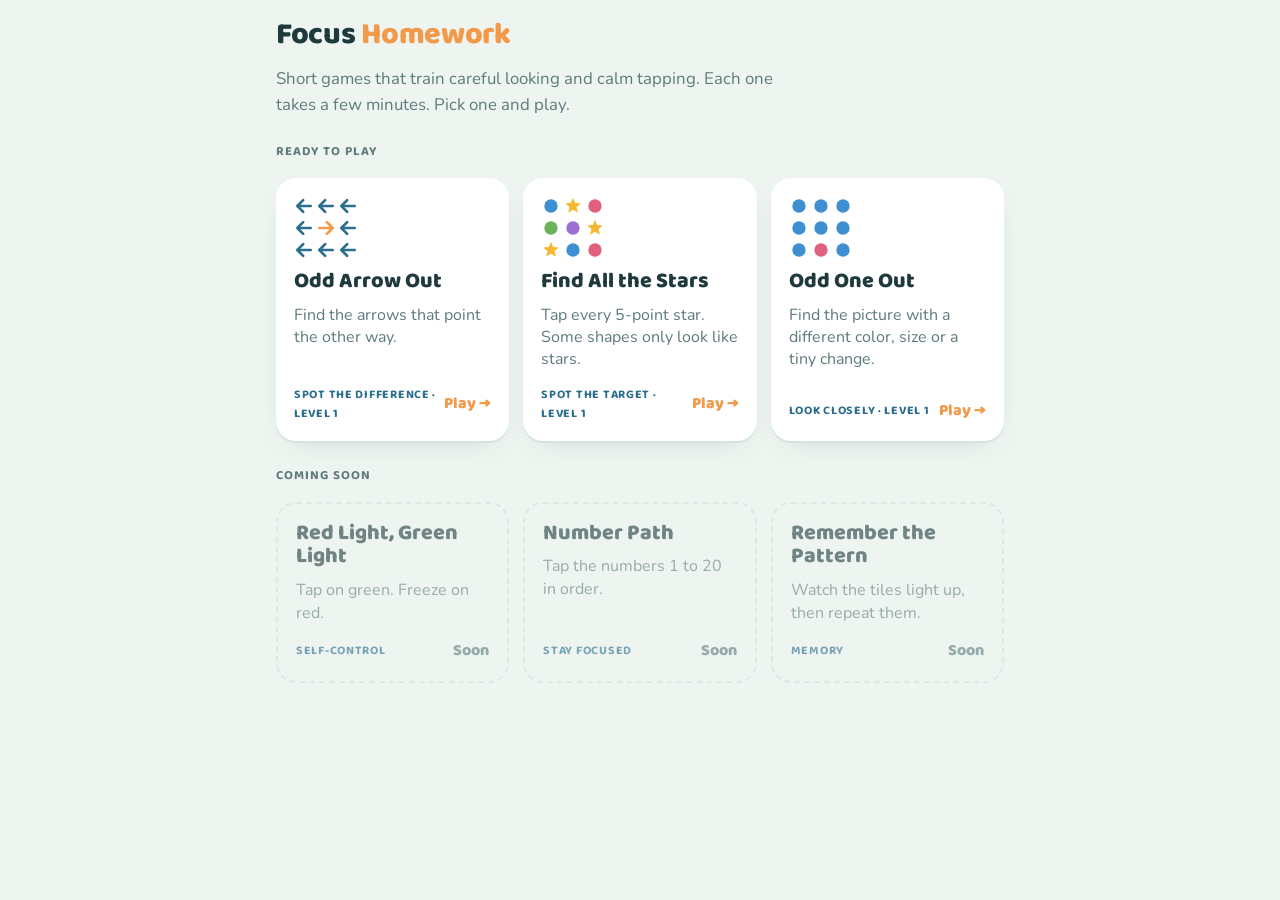
<file: index.html>
<!doctype html>
<html lang="en">
<head>
<meta charset="utf-8">
<meta name="viewport" content="width=device-width, initial-scale=1">
<meta name="apple-mobile-web-app-capable" content="yes">
<meta name="mobile-web-app-capable" content="yes">
<meta name="apple-mobile-web-app-title" content="Focus">
<meta name="theme-color" content="#eef5f1">
<title>Focus Homework</title>
<link rel="preconnect" href="https://fonts.googleapis.com">
<link rel="stylesheet" href="https://fonts.googleapis.com/css2?family=Baloo+2:wght@500;700;800&family=Nunito:wght@500;700&display=swap">
<link rel="stylesheet" href="common.css">
<style>
  .app { max-width: 760px; }
  .intro { margin: 0; color: var(--muted); font-size: 1.05rem; line-height: 1.5; max-width: 52ch; }
  .group-title {
    margin: 8px 0 0; font: 700 .8rem var(--font-display);
    letter-spacing: .08em; text-transform: uppercase; color: var(--muted);
  }
  .list { display: grid; grid-template-columns: repeat(auto-fill, minmax(220px, 1fr)); gap: 14px; }
  .card {
    display: flex; flex-direction: column; gap: 10px; min-width: 0;
    background: var(--surface); border-radius: 20px; padding: 18px;
    color: inherit; text-decoration: none;
    box-shadow: 0 2px 0 var(--line), 0 10px 30px -20px rgba(20,60,60,.35);
    transition: transform .15s;
  }
  @media (hover: hover) { a.card:hover { transform: translateY(-3px); } }
  a.card:active { transform: scale(.98); }
  a.card:focus-visible { outline: 3px solid var(--accent); outline-offset: 3px; }
  .card .pic { width: 64px; height: 64px; display: grid; grid-template-columns: repeat(3, 1fr); gap: 2px; }
  .card .pic svg { width: 100%; height: 100%; }
  .card h2 { margin: 0; font: 800 1.35rem/1.1 var(--font-display); }
  .card p { margin: 0; color: var(--muted); line-height: 1.4; }
  .card .row { display: flex; justify-content: space-between; align-items: center; gap: 8px; margin-top: auto; padding-top: 4px; }
  .skill { font: 700 .75rem var(--font-display); letter-spacing: .06em; text-transform: uppercase; color: var(--arrow); }
  .play { font: 800 1rem var(--font-display); color: var(--accent); white-space: nowrap; }
  .card.soon { opacity: .6; box-shadow: none; border: 2px dashed var(--line); background: transparent; }
  .card.soon .play { color: var(--muted); }
</style>
</head>
<body>
<div class="app">
  <header><h1>Focus <span>Homework</span></h1></header>
  <p class="intro">Short games that train careful looking and calm tapping. Each one takes a few minutes. Pick one and play.</p>

  <h3 class="group-title">Ready to play</h3>
  <div class="list" id="ready"></div>

  <h3 class="group-title">Coming soon</h3>
  <div class="list" id="soon"></div>
</div>

<script>
  const arrow = (deg, color) => `<svg viewBox="0 0 24 24" fill="none" stroke="${color}" stroke-width="3.2" stroke-linecap="round" stroke-linejoin="round" style="transform:rotate(${deg}deg)"><path d="M20 12H5"/><path d="M11 5l-7 7 7 7"/></svg>`;
  const star = color => `<svg viewBox="0 0 24 24" fill="${color}"><polygon points="12,2 14.6,8.4 21.5,8.9 16.2,13.3 17.9,20.1 12,16.4 6.1,20.1 7.8,13.3 2.5,8.9 9.4,8.4"/></svg>`;
  const dot = color => `<svg viewBox="0 0 24 24" fill="${color}"><circle cx="12" cy="12" r="8"/></svg>`;

  // To add a homework: create its .html page, then add an entry here.
  const HOMEWORK = [
    { href: 'odd-arrow-out.html', title: 'Odd Arrow Out', skill: 'Spot the difference', key: 'oddArrowLevel',
      text: 'Find the arrows that point the other way.',
      pic: [0,0,0,0,180,0,0,0,0].map(d => arrow(d, d ? 'var(--accent)' : 'var(--arrow)')).join('') },
    { href: 'find-the-stars.html', title: 'Find All the Stars', skill: 'Spot the target', key: 'findStarsLevel',
      text: 'Tap every 5-point star. Some shapes only look like stars.',
      pic: ['var(--shape-2)', 'var(--star)', 'var(--shape-1)', 'var(--shape-3)', 'var(--shape-4)', 'var(--star)', 'var(--star)', 'var(--shape-2)', 'var(--shape-1)']
        .map(c => c === 'var(--star)' ? star(c) : dot(c)).join('') },
    { href: 'odd-one-out.html', title: 'Odd One Out', skill: 'Look closely', key: 'oddOneLevel',
      text: 'Find the picture with a different color, size or a tiny change.',
      pic: [0,0,0,0,0,0,0,1,0].map(d => dot(d ? 'var(--shape-1)' : 'var(--shape-2)')).join('') }
  ];
  const SOON = [
    { title: 'Red Light, Green Light', skill: 'Self-control', text: 'Tap on green. Freeze on red.' },
    { title: 'Number Path', skill: 'Stay focused', text: 'Tap the numbers 1 to 20 in order.' },
    { title: 'Remember the Pattern', skill: 'Memory', text: 'Watch the tiles light up, then repeat them.' }
  ];

  const level = key => { try { return parseInt(localStorage.getItem(key)) || 1; } catch { return 1; } };

  document.getElementById('ready').innerHTML = HOMEWORK.map(h => `
    <a class="card" href="${h.href}">
      <div class="pic" aria-hidden="true">${h.pic}</div>
      <h2>${h.title}</h2>
      <p>${h.text}</p>
      <div class="row"><span class="skill">${h.skill} · Level ${level(h.key)}</span><span class="play">Play →</span></div>
    </a>`).join('');

  document.getElementById('soon').innerHTML = SOON.map(h => `
    <div class="card soon">
      <h2>${h.title}</h2>
      <p>${h.text}</p>
      <div class="row"><span class="skill">${h.skill}</span><span class="play">Soon</span></div>
    </div>`).join('');
</script>
</body>
</html>
</file>
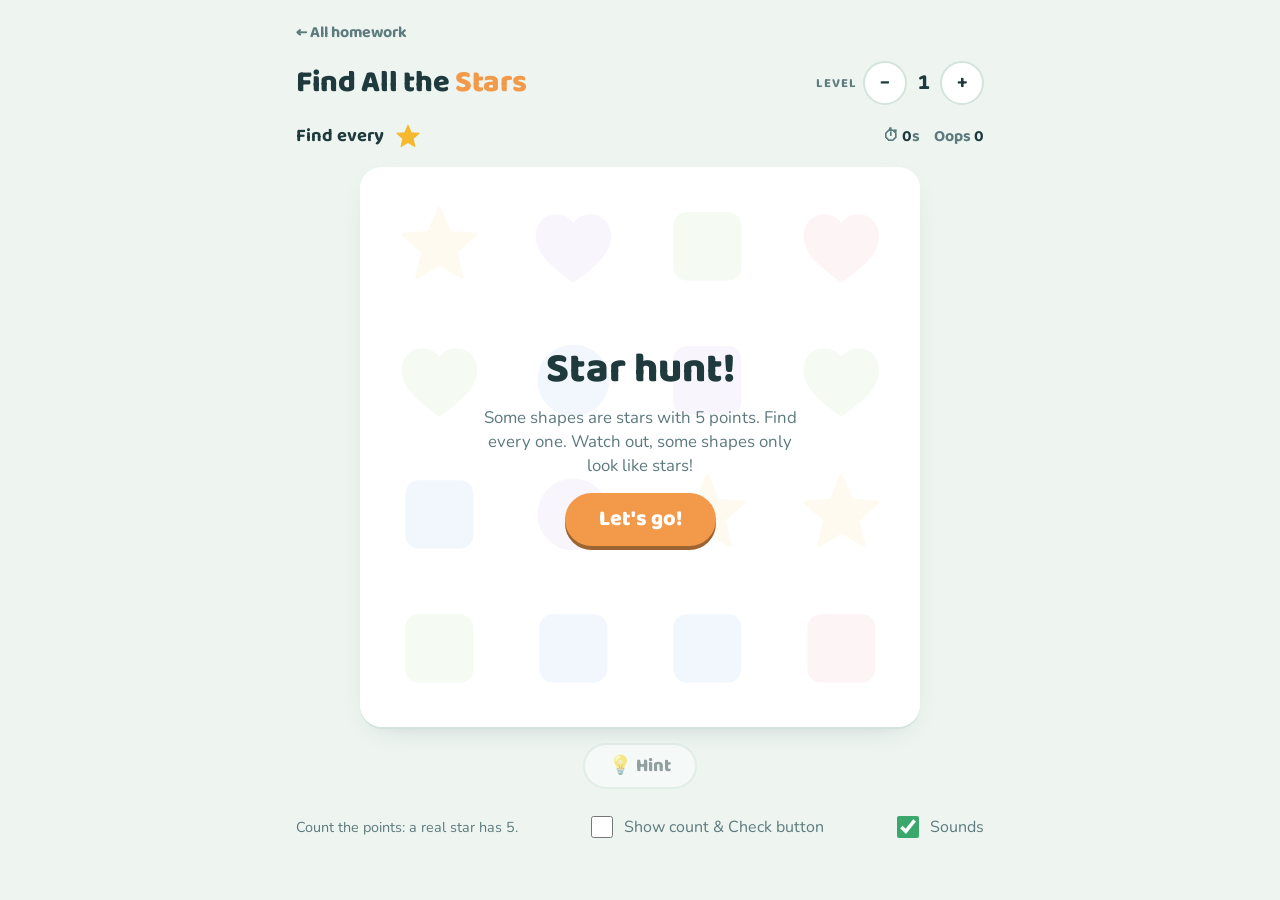
<file: find-the-stars.html>
<!doctype html>
<html lang="en">
<head>
<meta charset="utf-8">
<meta name="viewport" content="width=device-width, initial-scale=1">
<meta name="apple-mobile-web-app-capable" content="yes">
<meta name="mobile-web-app-capable" content="yes">
<meta name="apple-mobile-web-app-title" content="Focus">
<meta name="theme-color" content="#eef5f1">
<title>Find All the Stars</title>
<link rel="preconnect" href="https://fonts.googleapis.com">
<link rel="stylesheet" href="https://fonts.googleapis.com/css2?family=Baloo+2:wght@500;700;800&family=Nunito:wght@500;700&display=swap">
<link rel="stylesheet" href="common.css">
</head>
<body>
<div class="app">
  <a class="back" href="index.html">← All homework</a>
  <header>
    <h1>Find All the <span>Stars</span></h1>
    <div class="level-ctl" aria-label="Level">
      <span class="lbl">Level</span>
      <button class="icon-btn" id="lvlDown" aria-label="Easier level">−</button>
      <span class="num" id="lvlNum">1</span>
      <button class="icon-btn" id="lvlUp" aria-label="Harder level">+</button>
    </div>
  </header>

  <div class="status">
    <div class="task">Find every <span id="taskIcon"></span> <span class="dots" id="dots"></span></div>
    <div class="meta"><span>⏱ <b id="time">0</b>s</span><span>Oops <b id="miss">0</b></span></div>
  </div>

  <div class="board-wrap">
    <div class="board" id="board" aria-label="Shape grid"></div>
    <div class="overlay" id="overlay">
      <h2 id="ovTitle">Star hunt!</h2>
      <p id="ovText">Some shapes are stars with 5 points. Find every one. Watch out, some shapes only look like stars!</p>
      <div class="stars" id="stars" hidden><span>★</span><span>★</span><span>★</span></div>
      <button class="big-btn" id="ovBtn">Let's go!</button>
      <button class="link-btn" id="ovAlt" hidden>Play this level again</button>
    </div>
  </div>

  <div class="tools">
    <button class="tool-btn" id="hintBtn" disabled>💡 Hint</button>
    <button class="tool-btn check" id="checkBtn" disabled hidden>✓ Check</button>
  </div>

  <div class="result" id="result" hidden>
    <p id="resultText"></p>
    <div class="result-actions">
      <button class="big-btn small" id="resNext">Next level</button>
      <button class="link-btn" id="resAgain">Try again</button>
    </div>
  </div>

  <footer>
    <span class="tip">Count the points: a real star has 5.</span>
    <label><input type="checkbox" id="helper" autocomplete="off"> Show count &amp; Check button</label>
    <label><input type="checkbox" id="sound" checked> Sounds</label>
  </footer>
</div>

<script src="grid-game.js"></script>
<script>
  // Star-like polygon with n points; inner = inner radius as a share of the outer one.
  const poly = (n, inner) => {
    const pts = [];
    for (let k = 0; k < n * 2; k++) {
      const r = k % 2 ? 10 * inner : 10, a = -Math.PI / 2 + k * Math.PI / n;
      pts.push((12 + r * Math.cos(a)).toFixed(2) + ',' + (12 + r * Math.sin(a)).toFixed(2));
    }
    return `<polygon points="${pts.join(' ')}"/>`;
  };
  const SHAPES = {
    star:     poly(5, 0.45),
    circle:   '<circle cx="12" cy="12" r="9"/>',
    square:   '<rect x="3.5" y="3.5" width="17" height="17" rx="3"/>',
    heart:    '<path d="M12 21C6 16.8 2.5 13.4 2.5 9.2 2.5 6.3 4.7 4 7.4 4c1.9 0 3.6 1 4.6 2.6C13 5 14.7 4 16.6 4c2.7 0 4.9 2.3 4.9 5.2 0 4.2-3.5 7.6-9.5 11.8z"/>',
    triangle: '<polygon points="12,3 21.5,20 2.5,20"/>',
    moon:     '<path d="M15.5 2.5a9.5 9.5 0 1 0 6 16.5A8 8 0 0 1 15.5 2.5z"/>',
    sparkle:  poly(4, 0.38), // look-alike: 4 points
    star6:    poly(6, 0.55)  // look-alike: 6 points
  };
  const LABELS = { star: 'star', circle: 'circle', square: 'square', heart: 'heart', triangle: 'triangle', moon: 'moon', sparkle: 'sparkle', star6: 'six-point star' };
  const COLORS = ['var(--shape-1)', 'var(--shape-2)', 'var(--shape-3)', 'var(--shape-4)'];

  const shape = (name, color, deg = 0) =>
    `<svg viewBox="0 0 24 24" fill="${color}" stroke="${color}" stroke-width="1" stroke-linejoin="round" aria-hidden="true" style="transform:rotate(${deg}deg)">${SHAPES[name]}</svg>`;

  startGridGame({
    storageKey: 'findStarsLevel',
    targetName: 'stars',
    maxLevel: 12,
    makeRound(level) {
      const size = Math.min(4 + Math.floor((level - 1) * 0.55), 9);
      const count = Math.min(3 + Math.floor((level - 1) / 2), 9);
      // Difficulty steps:
      //  L1-2 simple shapes in other colours · L3 more shapes · L4 4-point sparkle
      //  L5 everything turns gold (shape only) · L6 6-point star · L7+ shapes are tilted
      const pool = ['circle', 'square', 'heart'];
      if (level >= 3) pool.push('triangle', 'moon');
      if (level >= 4) pool.push('sparkle', 'sparkle');
      if (level >= 6) pool.push('star6', 'star6');
      const sameColor = level >= 5;
      const tilt = () => level >= 7 ? Math.floor(Math.random() * 72) : 0;

      const starSet = randomIndexes(size * size, count);
      const cells = Array.from({ length: size * size }, (_, i) => {
        const isStar = starSet.has(i);
        const name = isStar ? 'star' : pick(pool);
        const color = isStar || sameColor ? 'var(--star)' : pick(COLORS);
        return { html: shape(name, color, tilt()), label: LABELS[name], target: isStar };
      });
      return { cols: size, cells, taskHtml: shape('star', 'var(--star)') };
    }
  });
</script>
</body>
</html>
</file>
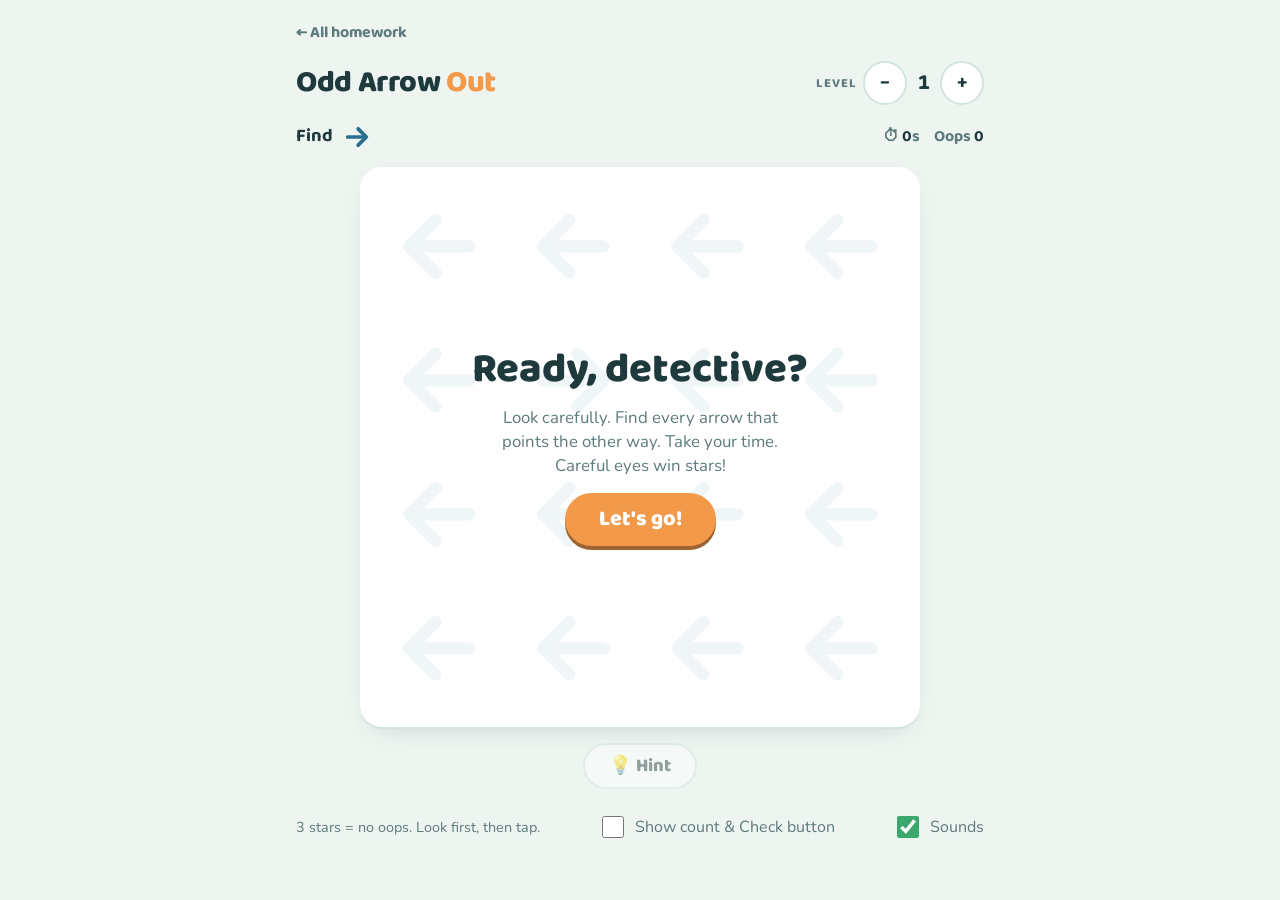
<file: odd-arrow-out.html>
<!doctype html>
<html lang="en">
<head>
<meta charset="utf-8">
<meta name="viewport" content="width=device-width, initial-scale=1">
<meta name="apple-mobile-web-app-capable" content="yes">
<meta name="mobile-web-app-capable" content="yes">
<meta name="apple-mobile-web-app-title" content="Focus">
<meta name="theme-color" content="#eef5f1">
<title>Odd Arrow Out</title>
<link rel="preconnect" href="https://fonts.googleapis.com">
<link rel="stylesheet" href="https://fonts.googleapis.com/css2?family=Baloo+2:wght@500;700;800&family=Nunito:wght@500;700&display=swap">
<link rel="stylesheet" href="common.css">
<style>
  .tile.found { color: var(--good); }
  .tile.miss { color: var(--bad); }
  .task svg { color: var(--arrow); }
</style>
</head>
<body>
<div class="app">
  <a class="back" href="index.html">← All homework</a>
  <header>
    <h1>Odd Arrow <span>Out</span></h1>
    <div class="level-ctl" aria-label="Level">
      <span class="lbl">Level</span>
      <button class="icon-btn" id="lvlDown" aria-label="Easier level">−</button>
      <span class="num" id="lvlNum">1</span>
      <button class="icon-btn" id="lvlUp" aria-label="Harder level">+</button>
    </div>
  </header>

  <div class="status">
    <div class="task">Find <span id="taskIcon"></span> <span class="dots" id="dots"></span></div>
    <div class="meta"><span>⏱ <b id="time">0</b>s</span><span>Oops <b id="miss">0</b></span></div>
  </div>

  <div class="board-wrap">
    <div class="board" id="board" aria-label="Arrow grid"></div>
    <div class="overlay" id="overlay">
      <h2 id="ovTitle">Ready, detective?</h2>
      <p id="ovText">Look carefully. Find every arrow that points the other way. Take your time. Careful eyes win stars!</p>
      <div class="stars" id="stars" hidden><span>★</span><span>★</span><span>★</span></div>
      <button class="big-btn" id="ovBtn">Let's go!</button>
      <button class="link-btn" id="ovAlt" hidden>Play this level again</button>
    </div>
  </div>

  <div class="tools">
    <button class="tool-btn" id="hintBtn" disabled>💡 Hint</button>
    <button class="tool-btn check" id="checkBtn" disabled hidden>✓ Check</button>
  </div>

  <div class="result" id="result" hidden>
    <p id="resultText"></p>
    <div class="result-actions">
      <button class="big-btn small" id="resNext">Next level</button>
      <button class="link-btn" id="resAgain">Try again</button>
    </div>
  </div>

  <footer>
    <span class="tip">3 stars = no oops. Look first, then tap.</span>
    <label><input type="checkbox" id="helper" autocomplete="off"> Show count &amp; Check button</label>
    <label><input type="checkbox" id="sound" checked> Sounds</label>
  </footer>
</div>

<script src="grid-game.js"></script>
<script>
  const arrow = deg => `<svg viewBox="0 0 24 24" fill="none" stroke="currentColor" stroke-width="3.2" stroke-linecap="round" stroke-linejoin="round" aria-hidden="true" style="transform:rotate(${deg}deg)"><path d="M20 12H5"/><path d="M11 5l-7 7 7 7"/></svg>`;

  startGridGame({
    storageKey: 'oddArrowLevel',
    targetName: 'odd arrows',
    maxLevel: 12,
    makeRound(level) {
      const size = Math.min(4 + Math.floor((level - 1) * 0.6), 10);
      const odd = Math.min(1 + Math.floor((level - 1) / 2), 6);
      // From level 4 the main direction can be up, down, left or right.
      const base = level >= 4 ? pick([0, 90, 180, 270]) : 0;
      const oddRot = base + 180;
      const oddSet = randomIndexes(size * size, odd);
      const cells = Array.from({ length: size * size }, (_, i) => ({
        html: arrow(oddSet.has(i) ? oddRot : base),
        label: 'arrow',
        target: oddSet.has(i)
      }));
      return { cols: size, cells, taskHtml: arrow(oddRot) };
    }
  });
</script>
</body>
</html>
</file>
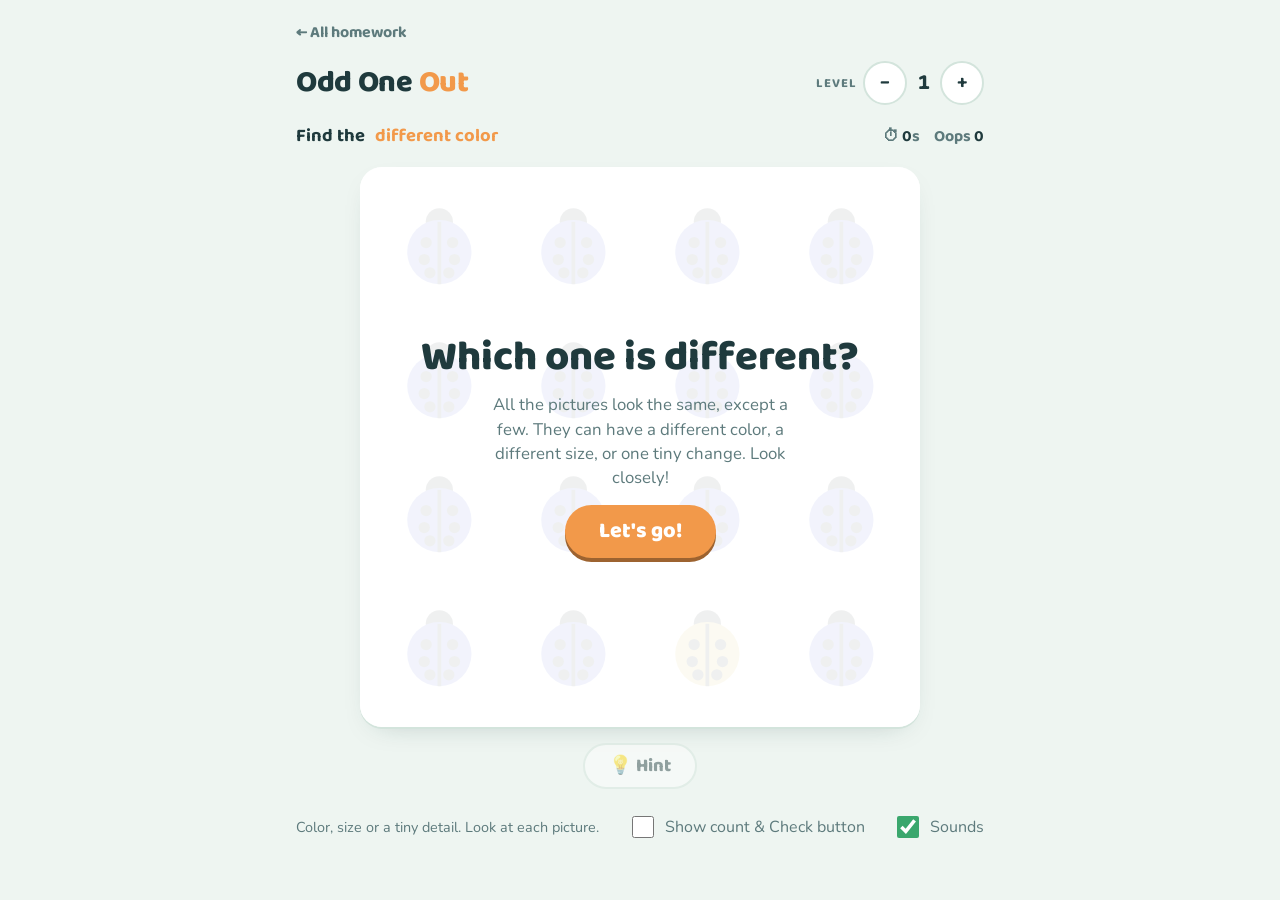
<file: odd-one-out.html>
<!doctype html>
<html lang="en">
<head>
<meta charset="utf-8">
<meta name="viewport" content="width=device-width, initial-scale=1">
<meta name="apple-mobile-web-app-capable" content="yes">
<meta name="mobile-web-app-capable" content="yes">
<meta name="apple-mobile-web-app-title" content="Focus">
<meta name="theme-color" content="#eef5f1">
<title>Odd One Out</title>
<link rel="preconnect" href="https://fonts.googleapis.com">
<link rel="stylesheet" href="https://fonts.googleapis.com/css2?family=Baloo+2:wght@500;700;800&family=Nunito:wght@500;700&display=swap">
<link rel="stylesheet" href="common.css">
<style>
  .task b { color: var(--accent); }
</style>
</head>
<body>
<div class="app">
  <a class="back" href="index.html">← All homework</a>
  <header>
    <h1>Odd One <span>Out</span></h1>
    <div class="level-ctl" aria-label="Level">
      <span class="lbl">Level</span>
      <button class="icon-btn" id="lvlDown" aria-label="Easier level">−</button>
      <span class="num" id="lvlNum">1</span>
      <button class="icon-btn" id="lvlUp" aria-label="Harder level">+</button>
    </div>
  </header>

  <div class="status">
    <div class="task">Find the <span id="taskIcon"></span> <span class="dots" id="dots"></span></div>
    <div class="meta"><span>⏱ <b id="time">0</b>s</span><span>Oops <b id="miss">0</b></span></div>
  </div>

  <div class="board-wrap">
    <div class="board" id="board" aria-label="Picture grid"></div>
    <div class="overlay" id="overlay">
      <h2 id="ovTitle">Which one is different?</h2>
      <p id="ovText">All the pictures look the same, except a few. They can have a different color, a different size, or one tiny change. Look closely!</p>
      <div class="stars" id="stars" hidden><span>★</span><span>★</span><span>★</span></div>
      <button class="big-btn" id="ovBtn">Let's go!</button>
      <button class="link-btn" id="ovAlt" hidden>Play this level again</button>
    </div>
  </div>

  <div class="tools">
    <button class="tool-btn" id="hintBtn" disabled>💡 Hint</button>
    <button class="tool-btn check" id="checkBtn" disabled hidden>✓ Check</button>
  </div>

  <div class="result" id="result" hidden>
    <p id="resultText"></p>
    <div class="result-actions">
      <button class="big-btn small" id="resNext">Next level</button>
      <button class="link-btn" id="resAgain">Try again</button>
    </div>
  </div>

  <footer>
    <span class="tip">Color, size or a tiny detail. Look at each picture.</span>
    <label><input type="checkbox" id="helper" autocomplete="off"> Show count &amp; Check button</label>
    <label><input type="checkbox" id="sound" checked> Sounds</label>
  </footer>
</div>

<script src="grid-game.js"></script>
<script>
  const D = '#1f2d2f'; // dark ink for eyes, spots and lines (same in both themes, drawn on coloured shapes)

  // ---- Pictures (viewBox 0 0 24 24) ----
  const eyeOpen = x => `<circle cx="${x}" cy="10" r="1.5" fill="${D}"/>`;
  const eyeShut = x => `<path d="M${x - 1.8} 10h3.6" stroke="${D}" stroke-width="1.5" stroke-linecap="round"/>`;
  const MOUTH = { smile: 'M7.5 14q4.5 4 9 0', frown: 'M7.5 17q4.5-3.5 9 0', flat: 'M8.5 15.5h7' };
  const face = (c, { mouth = 'smile', left = true, right = true } = {}) =>
    `<circle cx="12" cy="12" r="10" fill="${c}"/>` +
    (left ? eyeOpen(8.5) : eyeShut(8.5)) + (right ? eyeOpen(15.5) : eyeShut(15.5)) +
    `<path d="${MOUTH[mouth]}" fill="none" stroke="${D}" stroke-width="1.6" stroke-linecap="round"/>`;

  const SPOTS = [[8.5, 11], [15.5, 11], [8, 15.5], [16, 15.5], [9.5, 19], [14.5, 19]];
  const bug = (c, spots = 6) =>
    `<circle cx="12" cy="5.5" r="3.6" fill="${D}"/>` +
    `<circle cx="12" cy="13.5" r="8.5" fill="${c}"/>` +
    `<path d="M12 5.5v16.5" stroke="${D}" stroke-width="1"/>` +
    SPOTS.slice(0, spots).map(([x, y]) => `<circle cx="${x}" cy="${y}" r="1.5" fill="${D}"/>`).join('');

  const flower = (c, petals = 5, center = true) =>
    Array.from({ length: petals }, (_, k) =>
      `<ellipse cx="12" cy="6.3" rx="3.3" ry="5" fill="${c}" transform="rotate(${360 / petals * k} 12 12)"/>`).join('') +
    (center ? `<circle cx="12" cy="12" r="3.2" fill="#fff3c4" stroke="${D}" stroke-width=".6"/>` : '');

  // Each picture: how it normally looks, and its "tiny change" versions from easy (tier 0) to hard (tier 3).
  const PICTURES = {
    face:   { base: c => face(c), changes: [c => face(c, { mouth: 'frown' }), c => face(c, { left: false, right: false }), c => face(c, { left: false }), c => face(c, { mouth: 'flat' })] },
    bug:    { base: c => bug(c), changes: [c => bug(c, 0), c => bug(c, 2), c => bug(c, 4), c => bug(c, 5)] },
    flower: { base: c => flower(c), changes: [c => flower(c, 5, false), c => flower(c, 3), c => flower(c, 4), c => flower(c, 6)] }
  };

  const svg = (inner, size = 72) =>
    `<svg viewBox="0 0 24 24" aria-hidden="true" style="width:${size}%;height:${size}%">${inner}</svg>`;
  const hsl = (h, l) => `hsl(${h % 360} 65% ${l}%)`;

  // ---- Levels ----
  // The kind of difference rotates each level (colour → size → detail) and gets subtler every 3 levels.
  const KINDS = ['color', 'size', 'detail'];
  const TASK = { color: '<b>different color</b>', size: '<b>different size</b>', detail: '<b>tiny change</b>' };
  const COLOR_TIERS = [h => hsl(h + 180, 55), h => hsl(h + 70, 55), h => hsl(h, 73), h => hsl(h, 66)];
  const SIZE_TIERS = [[42, 100], [52, 92], [60], [64]]; // odd-one size in %, normal is 72%

  startGridGame({
    storageKey: 'oddOneLevel',
    targetName: 'odd ones',
    maxLevel: 12,
    makeRound(level) {
      const kind = KINDS[(level - 1) % 3];
      const tier = Math.floor((level - 1) / 3);
      const size = Math.min(4 + Math.floor((level - 1) * 0.5), 9);
      const odd = 1 + tier;
      const pic = PICTURES[pick(Object.keys(PICTURES))];
      const hue = Math.floor(Math.random() * 360);
      const color = hsl(hue, 55);

      const normal = svg(pic.base(color));
      const oddOne = () =>
        kind === 'color' ? svg(pic.base(COLOR_TIERS[tier](hue))) :
        kind === 'size'  ? svg(pic.base(color), pick(SIZE_TIERS[tier])) :
                           svg(pic.changes[tier](color));

      const oddSet = randomIndexes(size * size, odd);
      const cells = Array.from({ length: size * size }, (_, i) => ({
        html: oddSet.has(i) ? oddOne() : normal,
        label: 'picture',
        target: oddSet.has(i)
      }));
      return { cols: size, cells, taskHtml: TASK[kind] };
    }
  });
</script>
</body>
</html>
</file>
<file: common.css>
/* Shared look for every homework page. Layout: one centered column — header, status strip, square board, footer. */
:root {
  --bg: #eef5f1;
  --surface: #ffffff;
  --ink: #1f3a3d;
  --muted: #5d7a7c;
  --line: #d3e4dc;
  --arrow: #2c6e8f;
  --accent: #f2994a;
  --good: #3aa76d;
  --good-soft: #d9f2e4;
  --bad: #e05a4f;
  --bad-soft: #fbe1de;
  --star: #f5b82e;
  --shape-1: #e0607e;
  --shape-2: #3d8fd1;
  --shape-3: #6bb35a;
  --shape-4: #9a6fd0;
  --font-display: "Baloo 2", "Comic Sans MS", system-ui, sans-serif;
  --font-body: "Nunito", system-ui, -apple-system, "Segoe UI", sans-serif;
  color-scheme: light;
}
@media (prefers-color-scheme: dark) {
  :root {
    --bg: #14211f; --surface: #1d2f2c; --ink: #e6f2ee; --muted: #9db8b2; --line: #2d4440;
    --arrow: #7cc4e4; --accent: #f5a96a; --good: #5cc98d; --good-soft: #1e3f2e;
    --bad: #f07a70; --bad-soft: #452523; --star: #f7c94f;
    --shape-1: #f08aa2; --shape-2: #6fb2ea; --shape-3: #8fcf7e; --shape-4: #b897e6;
    color-scheme: dark;
  }
}

* { box-sizing: border-box; }
[hidden] { display: none !important; }
/* iPad/touch: no double-tap zoom delay, no text selection or long-press callout on game controls. */
button, label, a, .board { touch-action: manipulation; -webkit-user-select: none; user-select: none; -webkit-touch-callout: none; }
input[type="checkbox"] { width: 22px; height: 22px; accent-color: var(--good); }
html, body { height: 100%; }
body {
  margin: 0;
  -webkit-text-size-adjust: 100%;
  -webkit-tap-highlight-color: transparent;
  background: var(--bg); color: var(--ink);
  font-family: var(--font-body); font-size: 16px;
}
.app {
  max-width: 720px; margin: 0 auto;
  padding-inline: 16px; padding-block: 20px 28px;
  display: flex; flex-direction: column; gap: 16px;
}
.back {
  align-self: flex-start;
  font: 700 1rem var(--font-display); color: var(--muted); text-decoration: none;
}
@media (hover: hover) { .back:hover { color: var(--ink); } }
.back:focus-visible { outline: 3px solid var(--accent); outline-offset: 2px; border-radius: 6px; }

header { display: flex; align-items: center; justify-content: space-between; gap: 12px; flex-wrap: wrap; }
h1 {
  font-family: var(--font-display); font-weight: 800; font-size: 1.9rem; line-height: 1;
  margin: 0; letter-spacing: -0.01em; text-wrap: balance;
}
h1 span { color: var(--accent); }
.level-ctl { display: flex; align-items: center; gap: 6px; font-family: var(--font-display); font-weight: 700; }
.level-ctl .lbl { font-size: 0.8rem; letter-spacing: 0.08em; text-transform: uppercase; color: var(--muted); }
.level-ctl .num { font-size: 1.4rem; min-width: 1.6ch; text-align: center; font-variant-numeric: tabular-nums; }
.icon-btn {
  width: 44px; height: 44px; border-radius: 50%; border: 2px solid var(--line);
  background: var(--surface); color: var(--ink); font: 700 1.2rem/1 var(--font-display); cursor: pointer;
  display: grid; place-items: center;
}
@media (hover: hover) { .icon-btn:hover { border-color: var(--arrow); } }
.icon-btn:focus-visible { outline: 3px solid var(--accent); outline-offset: 2px; }

.status {
  display: flex; align-items: center; justify-content: space-between; gap: 12px; flex-wrap: wrap;
  font-family: var(--font-display); font-weight: 700;
}
.task { font-size: 1.15rem; display: flex; align-items: center; gap: 10px; flex-wrap: wrap; }
.task svg { width: 28px; height: 28px; vertical-align: middle; }
.dots { display: flex; gap: 6px; flex-wrap: wrap; }
.dot { width: 16px; height: 16px; border-radius: 50%; border: 3px solid var(--good); background: transparent; transition: background .2s; }
.dot.on { background: var(--good); }
.meta { display: flex; gap: 14px; color: var(--muted); font-size: 1rem; font-variant-numeric: tabular-nums; }
.meta b { color: var(--ink); }

.board-wrap {
  position: relative; margin-inline: auto;
  width: min(100%, max(300px, 100vh - 340px));
  width: min(100%, max(300px, 100dvh - 340px));
}
.board {
  display: grid; gap: clamp(4px, 1.2vw, 8px);
  width: 100%; max-width: 100%; aspect-ratio: 1;
  background: var(--surface); border-radius: 22px; padding: clamp(8px, 2.5vw, 16px);
  box-shadow: 0 2px 0 var(--line), 0 10px 30px -18px rgba(20,60,60,.35);
}
.tile {
  border: 0; border-radius: 12px; background: transparent; cursor: pointer;
  display: grid; place-items: center; padding: 0; color: var(--arrow);
  transition: background .15s, transform .1s;
}
@media (hover: hover) { .tile:hover { background: var(--bg); } }
.tile:active { transform: scale(.94); }
.tile:focus-visible { outline: 3px solid var(--accent); outline-offset: 1px; }
.tile svg { width: 72%; height: 72%; transition: transform .2s; }
.tile.found { background: var(--good-soft); cursor: default; animation: pop .35s ease-out; }
.tile.miss { background: var(--bad-soft); animation: shake .35s; }
/* Fallback first for older iPads (iOS < 16.2 has no color-mix). */
.tile.hint { background: rgba(242,153,74,.22); animation: wiggle .5s ease-in-out 3; }
.tile.hint { background: color-mix(in srgb, var(--accent) 22%, transparent); animation: wiggle .5s ease-in-out 3; }
.tile.missed { background: var(--bad-soft); outline: 3px dashed var(--bad); outline-offset: -3px; animation: pop .35s ease-out; }
@keyframes wiggle { 0%,100% { transform: rotate(0) scale(1); } 25% { transform: rotate(-14deg) scale(1.15); } 75% { transform: rotate(14deg) scale(1.15); } }
@keyframes pop { 0% { transform: scale(.8); } 60% { transform: scale(1.12); } 100% { transform: scale(1); } }
@keyframes shake { 20%,60% { translate: -4px 0; } 40%,80% { translate: 4px 0; } }

.overlay {
  position: absolute; inset: 0; border-radius: 22px;
  background: var(--surface);
  background: color-mix(in srgb, var(--surface) 93%, transparent);
  display: flex; flex-direction: column; align-items: center; justify-content: center;
  gap: 14px; text-align: center; padding: 20px;
}
.overlay[hidden] { display: none; }
.overlay h2 { font-family: var(--font-display); font-weight: 800; font-size: clamp(1.8rem, 7vw, 2.6rem); line-height: 1.05; margin: 0; text-wrap: balance; }
.overlay p { margin: 0; color: var(--muted); max-width: 32ch; font-size: 1.05rem; line-height: 1.45; }
.stars { display: flex; gap: 6px; font-size: clamp(2.4rem, 10vw, 3.4rem); line-height: 1; }
.stars[hidden] { display: none; }
.stars span { color: var(--line); }
.stars span.on { color: var(--star); animation: pop .4s ease-out backwards; }
.stars span.on:nth-child(2) { animation-delay: .15s; }
.stars span.on:nth-child(3) { animation-delay: .3s; }
.big-btn {
  font: 800 1.35rem/1 var(--font-display); color: #fff; background: var(--accent);
  border: 0; border-radius: 999px; padding: 16px 34px; cursor: pointer;
  box-shadow: 0 4px 0 rgba(0,0,0,.25);
  box-shadow: 0 4px 0 color-mix(in srgb, var(--accent) 65%, #000);
}
.big-btn:active { transform: translateY(3px); box-shadow: 0 1px 0 rgba(0,0,0,.25); box-shadow: 0 1px 0 color-mix(in srgb, var(--accent) 65%, #000); }
.big-btn:focus-visible { outline: 3px solid var(--ink); outline-offset: 3px; }
.link-btn { background: none; border: 0; color: var(--muted); font: 700 1rem var(--font-display); cursor: pointer; text-decoration: underline; }
.link-btn[hidden] { display: none; }

.tools { display: flex; justify-content: center; gap: 12px; flex-wrap: wrap; }
.tool-btn {
  font: 800 1.15rem/1 var(--font-display); color: var(--ink); background: var(--surface);
  border: 2px solid var(--line); border-radius: 999px; padding: 12px 24px; cursor: pointer;
}
@media (hover: hover) { .tool-btn:hover:not(:disabled) { border-color: var(--accent); } }
.tool-btn:disabled { opacity: .45; cursor: default; }
.tool-btn:focus-visible { outline: 3px solid var(--accent); outline-offset: 2px; }
.tool-btn.check { background: var(--good); border-color: var(--good); color: #fff; }

.result {
  display: flex; flex-direction: column; align-items: center; gap: 12px; text-align: center;
  background: var(--bad-soft); border-radius: 18px; padding: 16px;
}
.result p { margin: 0; font: 700 1.2rem/1.35 var(--font-display); text-wrap: balance; }
.result-actions { display: flex; align-items: center; gap: 16px; flex-wrap: wrap; justify-content: center; }
.big-btn.small { font-size: 1.1rem; padding: 12px 26px; }

footer { display: flex; justify-content: space-between; align-items: center; gap: 12px; flex-wrap: wrap; color: var(--muted); font-size: .9rem; }
footer label { display: flex; align-items: center; gap: 8px; cursor: pointer; min-height: 44px; font-size: 1rem; }
.tip { max-width: 40ch; line-height: 1.4; }

@media (prefers-reduced-motion: reduce) {
  *, *::before, *::after { animation: none !important; transition: none !important; }
}
</file>
